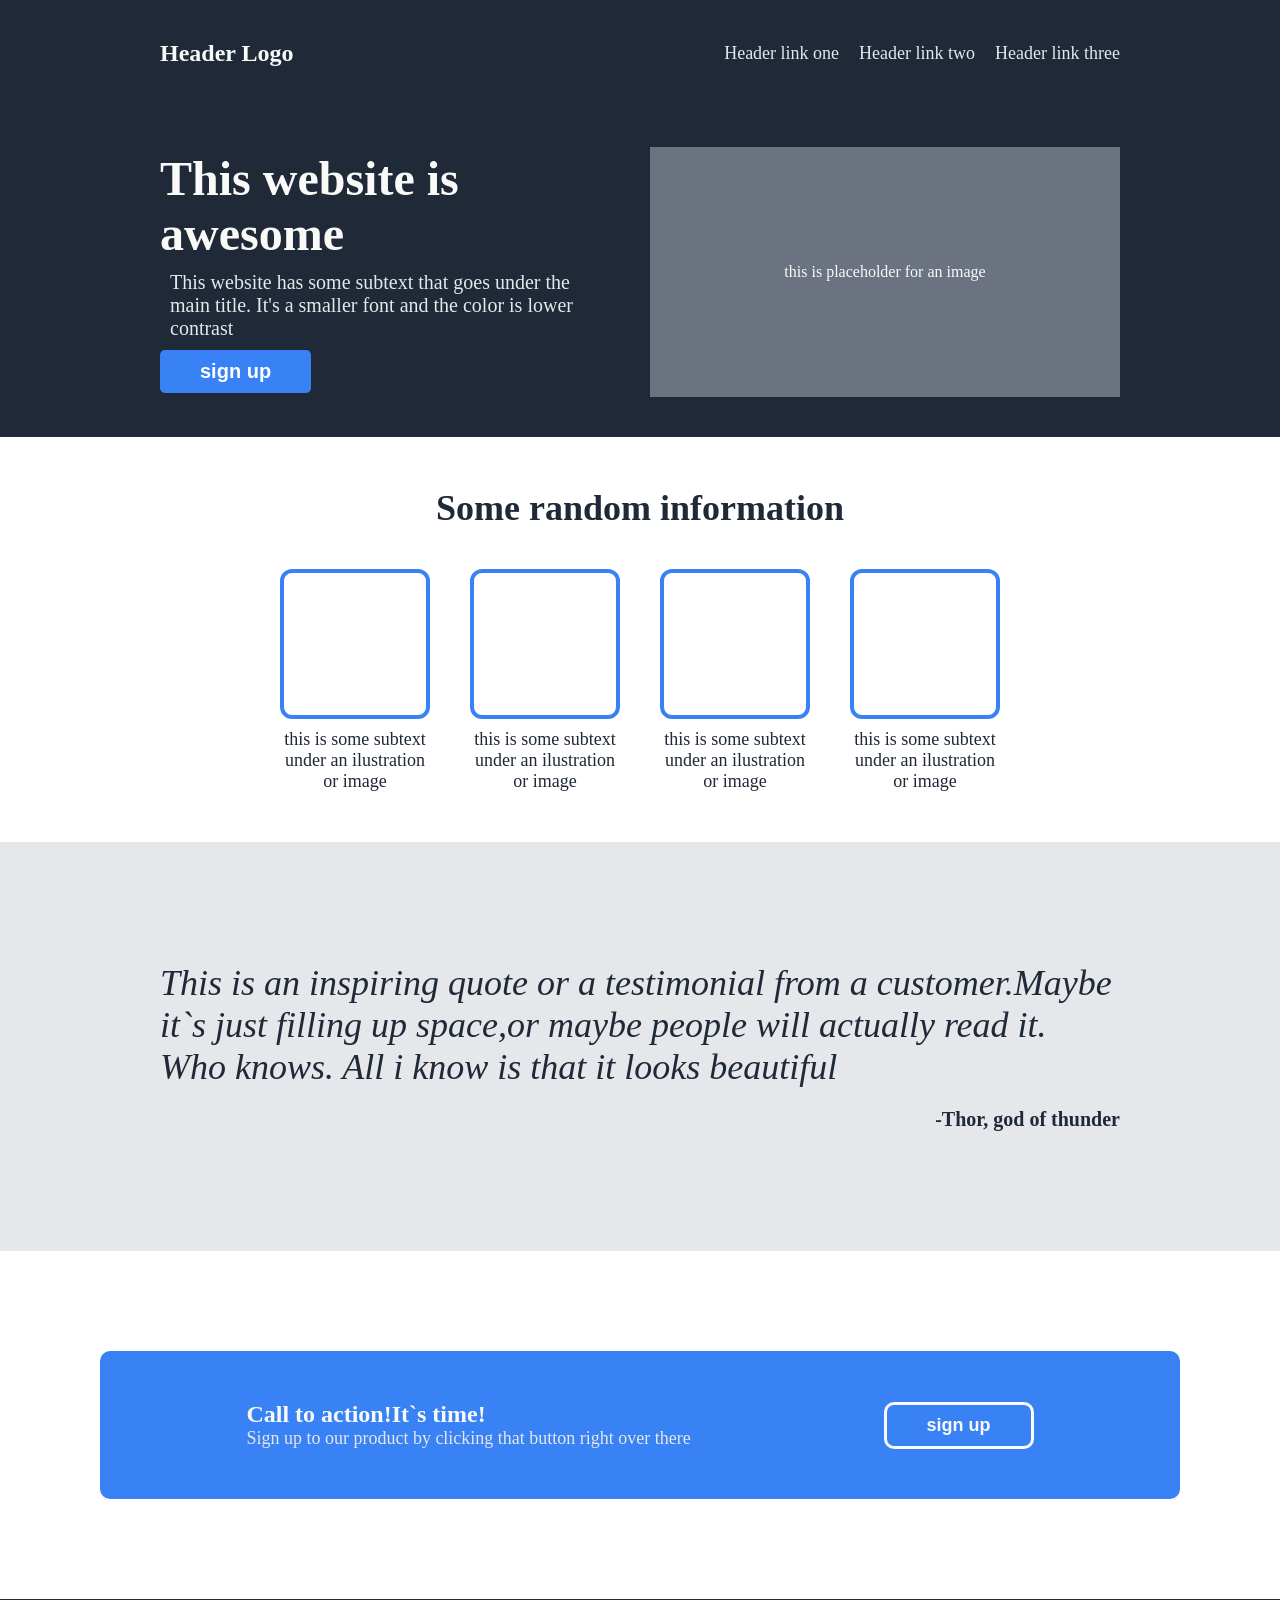
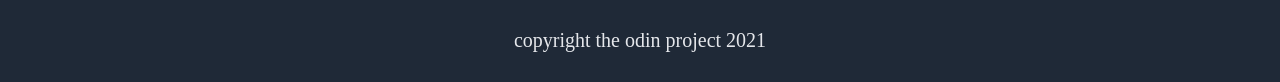
<file: index.html>
<!DOCTYPE html>
<html lang="en">
<head>
    <meta charset="UTF-8">
    <meta name="viewport" content="width=device-width, initial-scale=1.0">
    <title>HTML & CSS Practice</title>
    <link rel="stylesheet" href="index.css">
</head>
<body>
    <!-- HEADER /NAVIGATION SECTION -->
     <section class="header">
        <nav class="container nav">
           <span class="logo">Header Logo</span>
           <ul class="nav-links">
             <li><a href="design.html">Header link one</a></li>
             <li><a href="design.html">Header link two</a></li>
             <li><a href="design.html">Header link three</a></li>
           </ul>
        </nav>

        <div class="container hero">
           <div class="hero-text">
             <h1>This website is awesome</h1>
             <p>This website has some subtext that goes under the main title. It's a smaller font and the color is lower contrast</p>
             <button>sign up</button>
           </div>
           <div class="hero-image">
            <p>this is placeholder for an image</p>
           </div>
        </div>
     </section>
    <!-- INFO SECTION -->

    <section class="info">
      <h2>Some random information</h2>
      <div class="cards">
        <div class="card">
            <div class="box"></div>
             <p>this is some subtext under an ilustration or image</p>
        </div>
        <div class="card">
            <div class="box"></div>
             <p>this is some subtext under an ilustration or image</p>
        </div>
        <div class="card">
            <div class="box"></div>
             <p>this is some subtext under an ilustration or image</p>
        </div>
        <div class="card">
            <div class="box"></div>
             <p>this is some subtext under an ilustration or image</p>
        </div>
      </div>
    </section>

    <!-- Qoutes section -->
     <section class="qoutes">
        <div class="container">
            <p class="quotes-text">
            This is an inspiring quote or a testimonial from a customer.Maybe it`s just filling up space,or maybe people will actually read it. Who knows. All i know is that it looks beautiful 
            </p>
            <p class="author">-Thor, god of thunder</p>
        </div>
     </section>

     <!-- Call to action section -->
     <div class="footer1">
       <div class="footer-text">
        <h3>Call to action!It`s time!</h3>
        <p>Sign up to our product by clicking that button right over there</p>
       </div>
       <div class="button-text">
        <button>sign up</button>
       </div>
     </div>
     <div class="footer">copyright the odin project 2021</div>
</body>
</html>
</file>
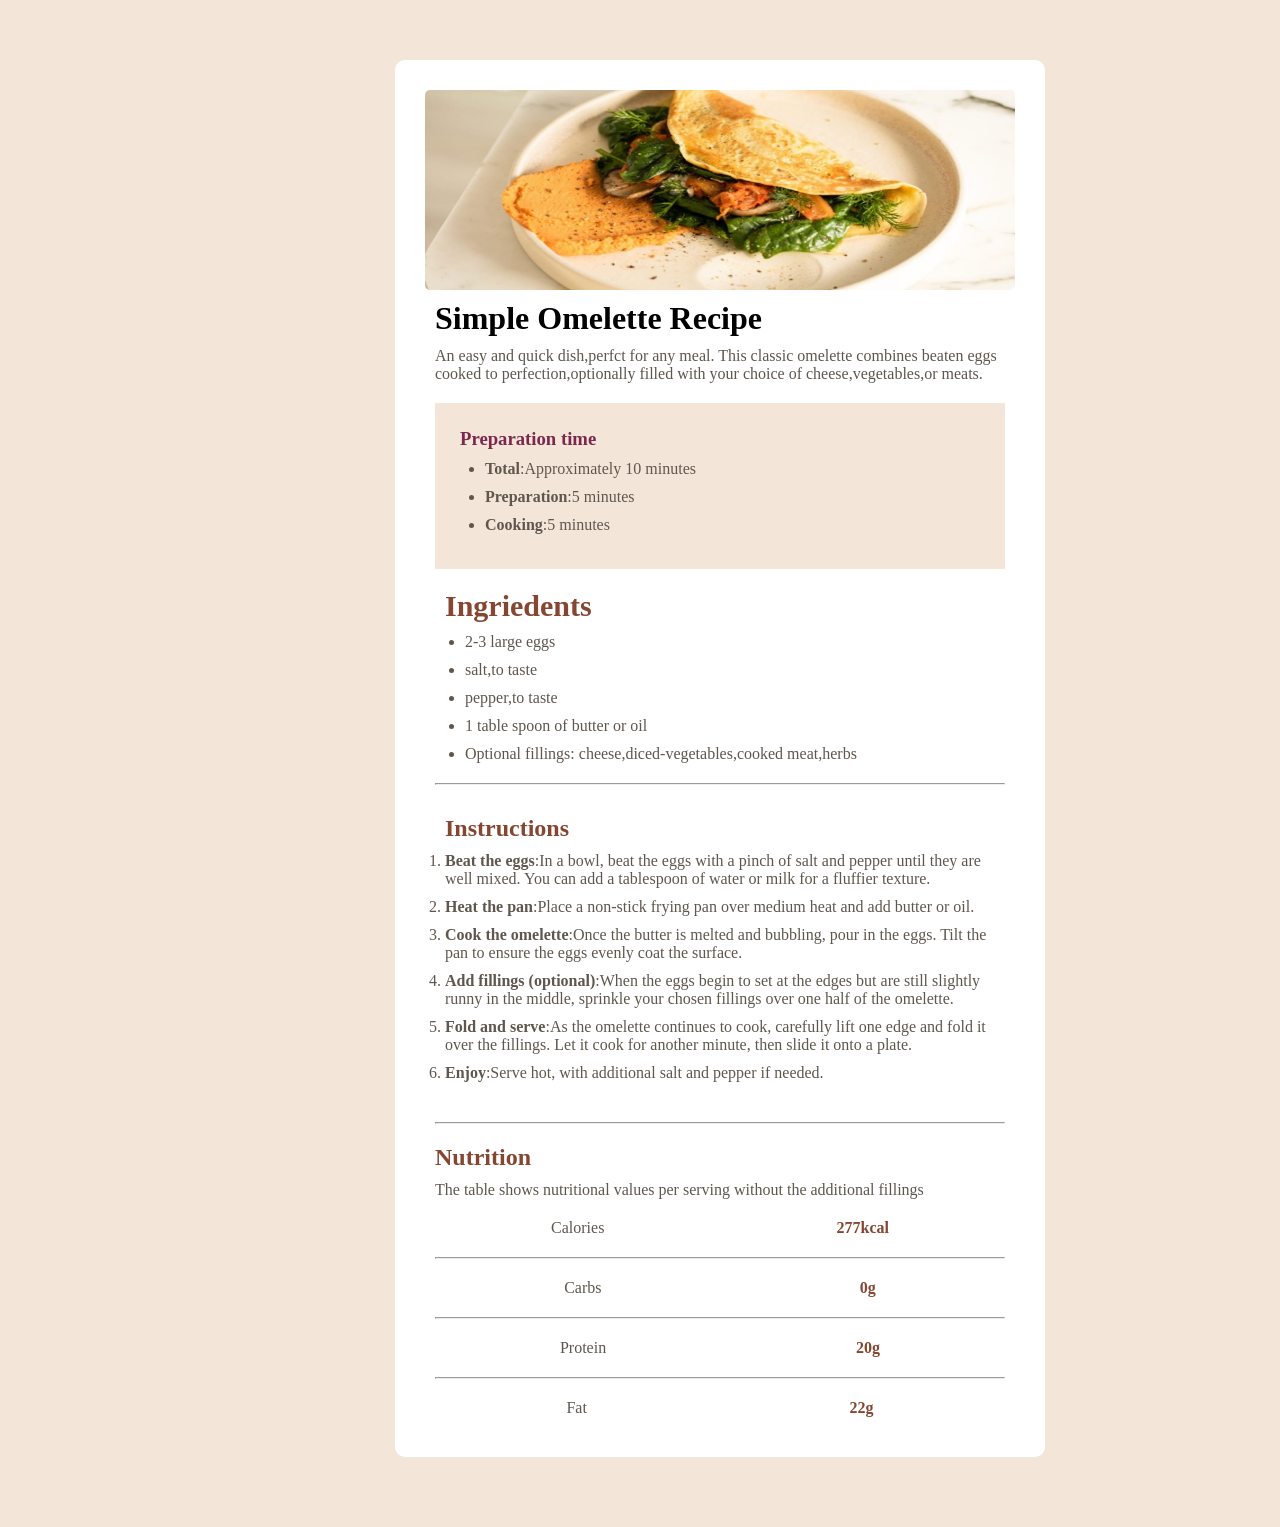
<file: design.html>
<!DOCTYPE html>
<html lang="en">
<head>
    <meta charset="UTF-8">
    <meta name="viewport" content="width=device-width, initial-scale=1.0">
    <title>desing</title>
    <link rel="stylesheet" href="design.css">
</head>
<body>
    <div class="main-container">
        <div class="container">
            <img src="image-omelette.jpeg" alt="">
            <div class="header">
                <h1>Simple Omelette Recipe</h1>
                <p>An easy and quick dish,perfct for any meal. This classic omelette combines beaten eggs cooked to perfection,optionally filled with your choice of cheese,vegetables,or meats.</p>
                <div class="preparation">
                    <h3>Preparation time</h3>
                    <ul>
                        <li><b>Total</b>:Approximately 10 minutes</li>
                        <li><b>Preparation</b>:5 minutes</li>
                        <li><b>Cooking</b>:5 minutes</li>
                    </ul>
                </div>
                <div class="ingriedents">
                    <h2>Ingriedents</h2>
                    <ul>
                        <li>2-3 large eggs</li>
                        <li>salt,to taste</li>
                        <li>pepper,to taste </li>
                        <li>1 table spoon of butter or oil</li>
                        <li>Optional fillings: cheese,diced-vegetables,cooked meat,herbs</li>
                    </ul>
                </div>
                <hr>
                <div class="instructions">
                    <h2>Instructions</h2>
                    <ol>
                        <li><b>Beat the eggs</b>:In a bowl, beat the eggs with a pinch of salt and pepper until they are well mixed. You can add a tablespoon of water or milk for a fluffier texture.</li>
                        <li><b>Heat the pan</b>:Place a non-stick frying pan over medium heat and add butter or oil.</li>
                        <li><b>Cook the omelette</b>:Once the butter is melted and bubbling, pour in the eggs. Tilt the pan to ensure the eggs evenly coat the surface.</li>
                        <li><b>Add fillings (optional)</b>:When the eggs begin to set at the edges but are still slightly runny in the middle, sprinkle your chosen fillings over one half of the omelette.</li>
                        <li><b>Fold and serve</b>:As the omelette continues to cook, carefully lift one edge and fold it over the fillings. Let it cook for another minute, then slide it onto a plate.</li>
                        <li><b>Enjoy</b>:Serve hot, with additional salt and pepper if needed.</li>
                    </ol>
                </div>
                <hr>
                <div class="nutrition">
                    <h2>Nutrition</h2>
                    <p>The table shows nutritional values per serving without the additional fillings</p>
                    <div class="value">
                        <div class="calories">Calories</div>
                        <div class="value1">277kcal</div>
                    </div>
                    <hr>
                    <div class="values">
                        <div class="carbs">Carbs</div>
                        <div class="value2">0g</div>
                    </div>
                    <hr>
                    <div class="filling">
                        <div class="protein">Protein</div>
                        <div class="value3">20g</div>
                    </div>
                    <hr>
                    <div class="fillings">
                        <div class="fat">Fat</div>
                        <div class="value4">22g</div>
                    </div>
                </div>
                </div>
            </div>
        </div>
    </div>
    
</body>
</html>
</file>
<file: index.css>
*{
    margin: 0;
    padding: 0;
    box-sizing: border-box;
}

body{
    font-family: 'Roboto', 'sans-serif';
}

.header{
    color: #f9faf8;
    background-color: #1f2937;
}

.container{
    max-width: 1000px;
    margin: 0 auto;
    padding: 40px 20px;
}

.nav{
    display: flex;
    justify-content: space-between;
    align-items: center;
}

.logo{
    font-size: 24px;
    font-weight: bold;
}

.nav-links{
    display: flex;
    list-style-type: none;
    gap: 20px;
}

.nav-links a{
    text-decoration: none;
    color: #e5e7eb;
    font-size: 18px;
}

.hero{
    display: flex;
    justify-content: space-between;
    align-items: center;
    gap: 40px;
}

.hero-text{
    max-width: 450px;
}

.hero-text h1 {
    font-size: 48px;
    font-weight: 900;
}

.hero-text p{
    color:#e5e7eb;
    margin: 10px;
    font-size: 20px;
}

.hero-text button {
    background-color: #3882f6;
    color: white;
    padding: 10px 40px;
    border: none;
    border-radius: 5px;
    cursor: pointer;
    font-size: 20px;
    font-weight: bold;
}

.hero-image{
    background-color: #6b7280;
    width: 600px;
    height: 250px;
    display: flex;
    align-items: center;
    justify-content: center;
}

/* info section */
.cards{
    display:flex;
    justify-content: center;
    gap: 40px;
    margin-top: 40px;
}

.info{
    text-align: center;
    padding: 50px 20px;
}

.info h2 {
    font-size: 36px;
    font-weight: 900;
    color: #1f2937
}

.card{
    max-width: 150px;
}

.card p {
    font-size: 18px;
    color: #1f2937;
    font-weight: 500;
}

.box{
    width: 150px;
    height: 150px;
    border: 4px solid #3882f6;
    border-radius: 12px;
    margin-bottom: 10px;
}

.qoutes{
    background-color: #e5e7eb;
    text-align: center;
    padding: 80px 20px;
}

.quotes-text{
    color: #1f2937;
    font-weight: 300;
    font-style: italic;
    font-size: 36px;
    text-align: left;
}

.author {
    color: #1f2937;
    text-align: right;
    margin-top: 20px;
    font-weight: 900;
    font-size: 20px;
}

.footer1 {
    background-color: #3882f6;
    color: #e5e7eb;
    padding: 50px;
    margin: 100px;
    display: flex;
    text-align: center;
    border-radius: 10px;
    align-items: center;
    justify-content: space-around;
}

.footer-text h3{
    color: #f9faf8;
    font-size: 24px;
    font-weight: 900;
    display: flex;
}

.footer-text p{
    color: #e5e7eb;
    font-size: 18px;
}

.button-text button{
    background-color: #3882f6;
    color: #f9faf8;
    border: solid #f9faf8;
    border-radius: 10px;
    padding: 10px 40px;
    font-size: 18px;
    font-weight: 600;
    cursor: pointer;
}

.footer {
    background-color: #1f2937;
    color: #e5e7eb;
    padding: 30px;
    text-align: center;
    font-size: 20px;
    font-weight: 300;
}
</file>
<file: design.css>
*{
    margin: 0;
    padding: 0;
    box-sizing: border-box;
}

body{
    font-family: 'Roboto', 'sans-serif';
}

.main-container {
    background-color: hsl(30, 54%, 90%);
    width: 1440px;
    padding: 20px;
}

.container {
    max-width: 650px;
    margin: 0 auto;
    padding: 20px;
    background-color: hsl(0, 0%, 100%);
    border-radius: 10px;
    border: 10px solid white;
    justify-content: space-evenly;
    margin-top: 40px;
    margin-bottom: 50px;
}

img{
    background-color: hsl(30, 54%, 90%);
    width: 590px;
    height: 200px;
    display: flex;
    align-items: center;
    justify-content: center;
    border-radius: 5px;
}

.header {
    background-color: hsl(0, 0%, 100%);
    /* margin-left: 10px;
    margin-top: 20px; */
    margin: 10px;
    align-items: center;

}

.header p {
    margin-top: 10px;
    color: hsl(30, 10%, 34%);
}

.preparation {
    margin-top: 20px;
    background-color: hsl(30, 54%, 90%);
    padding: 25px;
}

.preparation h3{
    color: hsl(332, 51%, 32%);
    margin-bottom: 10px;
    text-align: left;
}

.preparation ul b{
    color: hsl(30, 10%, 34%);
}

.preparation ul{
    color: hsl(30, 10%, 34%);
    padding-left: 25px;
}

.ingriedents {
    margin-top: 20px;
    color: hsl(30, 54%, 90%);
}

.ingriedents h2{
    color: hsl(14, 45%, 36%);
    margin: 10px;
    font-size: 30px;
    margin-top: 10px;
}

.ingriedents ul{
    color: hsl(30, 10%, 34%);
    padding-left: 30px;
}

li {
    margin-bottom: 10px;
}

hr {
    margin-top: 20px;
    margin-bottom: 20px;
}

.instructions {
    background-color: hsl(0, 0%, 100%);
    padding: 10px;
}

.instructions h2{
    color: hsl(14, 45%, 36%);
    margin-bottom: 10px;
}

.instructions ol b {
    color: hsl(30, 10%, 34%)
}

.instructions ol{
    color: hsl(30, 10%, 34%);
}

.nutrition {
    background-color: hsl(0, 0%, 100%);
}

.nutrition h2 {
    color: hsl(14, 45%, 36%);
    font-weight: 700;
    margin-top: 10px;
}

.nutrition p{
    margin-bottom: 20px;
}

.value {
    display: flex;
    justify-content: space-around;
}

.calories {
    color: hsl(30, 10%, 34%);
}

.value1 {
    color: hsl(14, 45%, 36%);
    font-weight: 700;
}

.values {
    display: flex;
    justify-content: space-around;
}

.carbs {
    color: hsl(30, 10%, 34%);
}

.value2 {
    color: hsl(14, 45%, 36%);
    font-weight: 700;
}

.filling {
    display: flex;
    justify-content: space-around;
}

.protein {
    color: hsl(30, 10%, 34%);
}

.value3 {
    color: hsl(14, 45%, 36%);
    font-weight: 700;
}

.fillings {
    display: flex;
    justify-content: space-around;
}

.fat {
    color: hsl(30, 10%, 34%);
}

.value4 {
    color: hsl(14, 45%, 36%);
    font-weight: 700;
}
</file>
